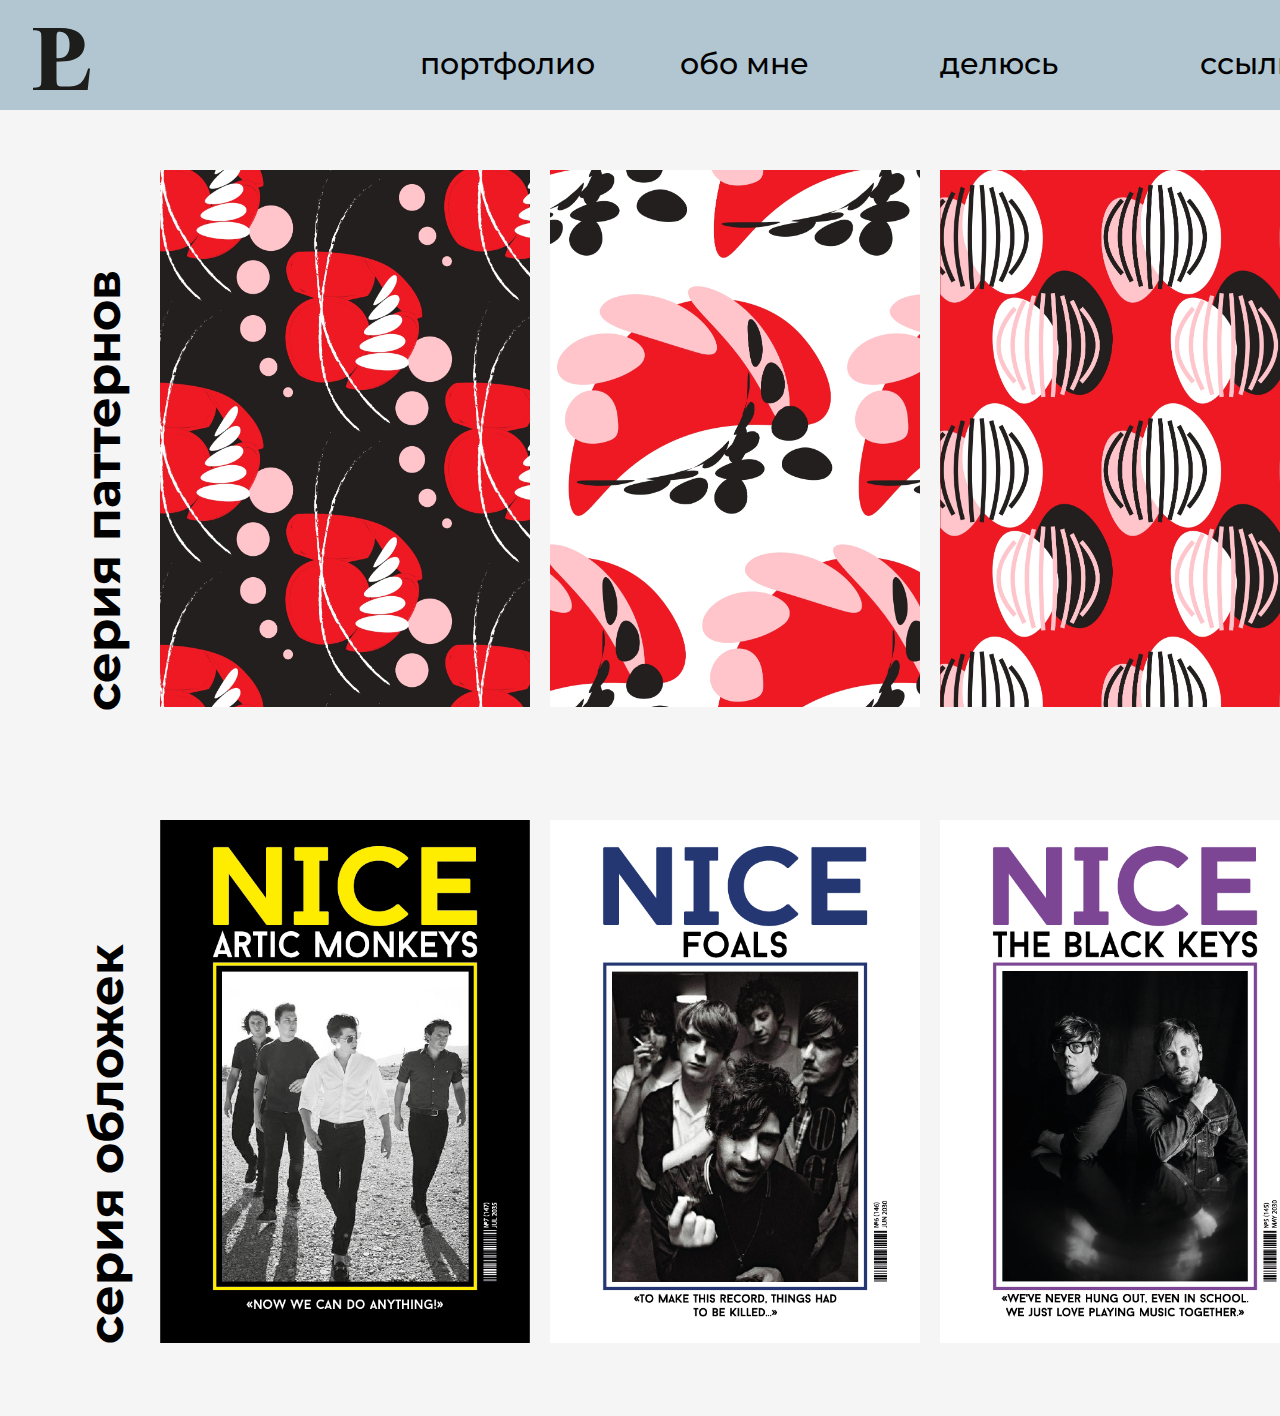
<file: portfolio.html>
<html>

<head>
    <title>
        портфолио
    </title>
    <link href="styles.css" rel="stylesheet">
    <link href="https://fonts.googleapis.com/css2?family=Montserrat:wght@500&display=swap" rel="stylesheet">
</head>

<body>
    <style>
        body {
            height: 1400px;
            background-color: whitesmoke;
        }

        .first-row {
            position: absolute;
            width: 370px;
            height: 537px;
            top: 170px;
        }

        .second-row {
            position: absolute;
            width: 370px;
            height: 523px;
            left: 160px;
            top: 820px;
        }

        .header-left-first {
            position: absolute;
            width: 537px;
            height: 90px;
            left: -150px;
            top: 397px;
            font-family: Montserrat;
            font-style: normal;
            font-weight: bold;
            font-size: 48px;
            line-height: 59px;
            transform: rotate(-90deg);
        }

        .header-left-second {
            position: absolute;
            width: 523px;
            height: 110px;
            left: -130px;
            top: 1027px;
            font-family: Montserrat;
            font-style: normal;
            font-weight: bold;
            font-size: 48px;
            line-height: 59px;
            transform: rotate(-90deg);
        }
    </style>
    <div class="menu">
        <div class="logo"><a href="index.html"><img src=imgs/loginovap.svg></a></div>
        <div class="menu-buttons" style="left: 420px"><a href="portfolio.html">портфолио</a> </div>
        <div class="menu-buttons" style="left: 680px;"> <a href="abme.html">обо мне</a> </div>
        <div class="menu-buttons" style="left: 940px;"><a href="share.html">делюсь</a>  </div>
        <div class="menu-buttons" style="left: 1200px;"> ссылки </div>
    </div>

    <div class="header-left-first">серия паттернов</div>
    <img class="first-row" style="left: 160px;" src="imgs/p2.jpg">
    <img class="first-row" style="left: 550px;" src="imgs/p4.jpg">
    <img class="first-row" style="left: 940px;" src="imgs/p5.jpg">
    <div class="header-left-second">серия обложек</div>
    <img class="second-row" style="left: 160px;" src="imgs/p10.png">
    <img class="second-row" style="left: 550px;" src="imgs/p9.png">
    <img class="second-row" style="left: 940px;" src="imgs/p11.png">
</body>

</html>
</file>
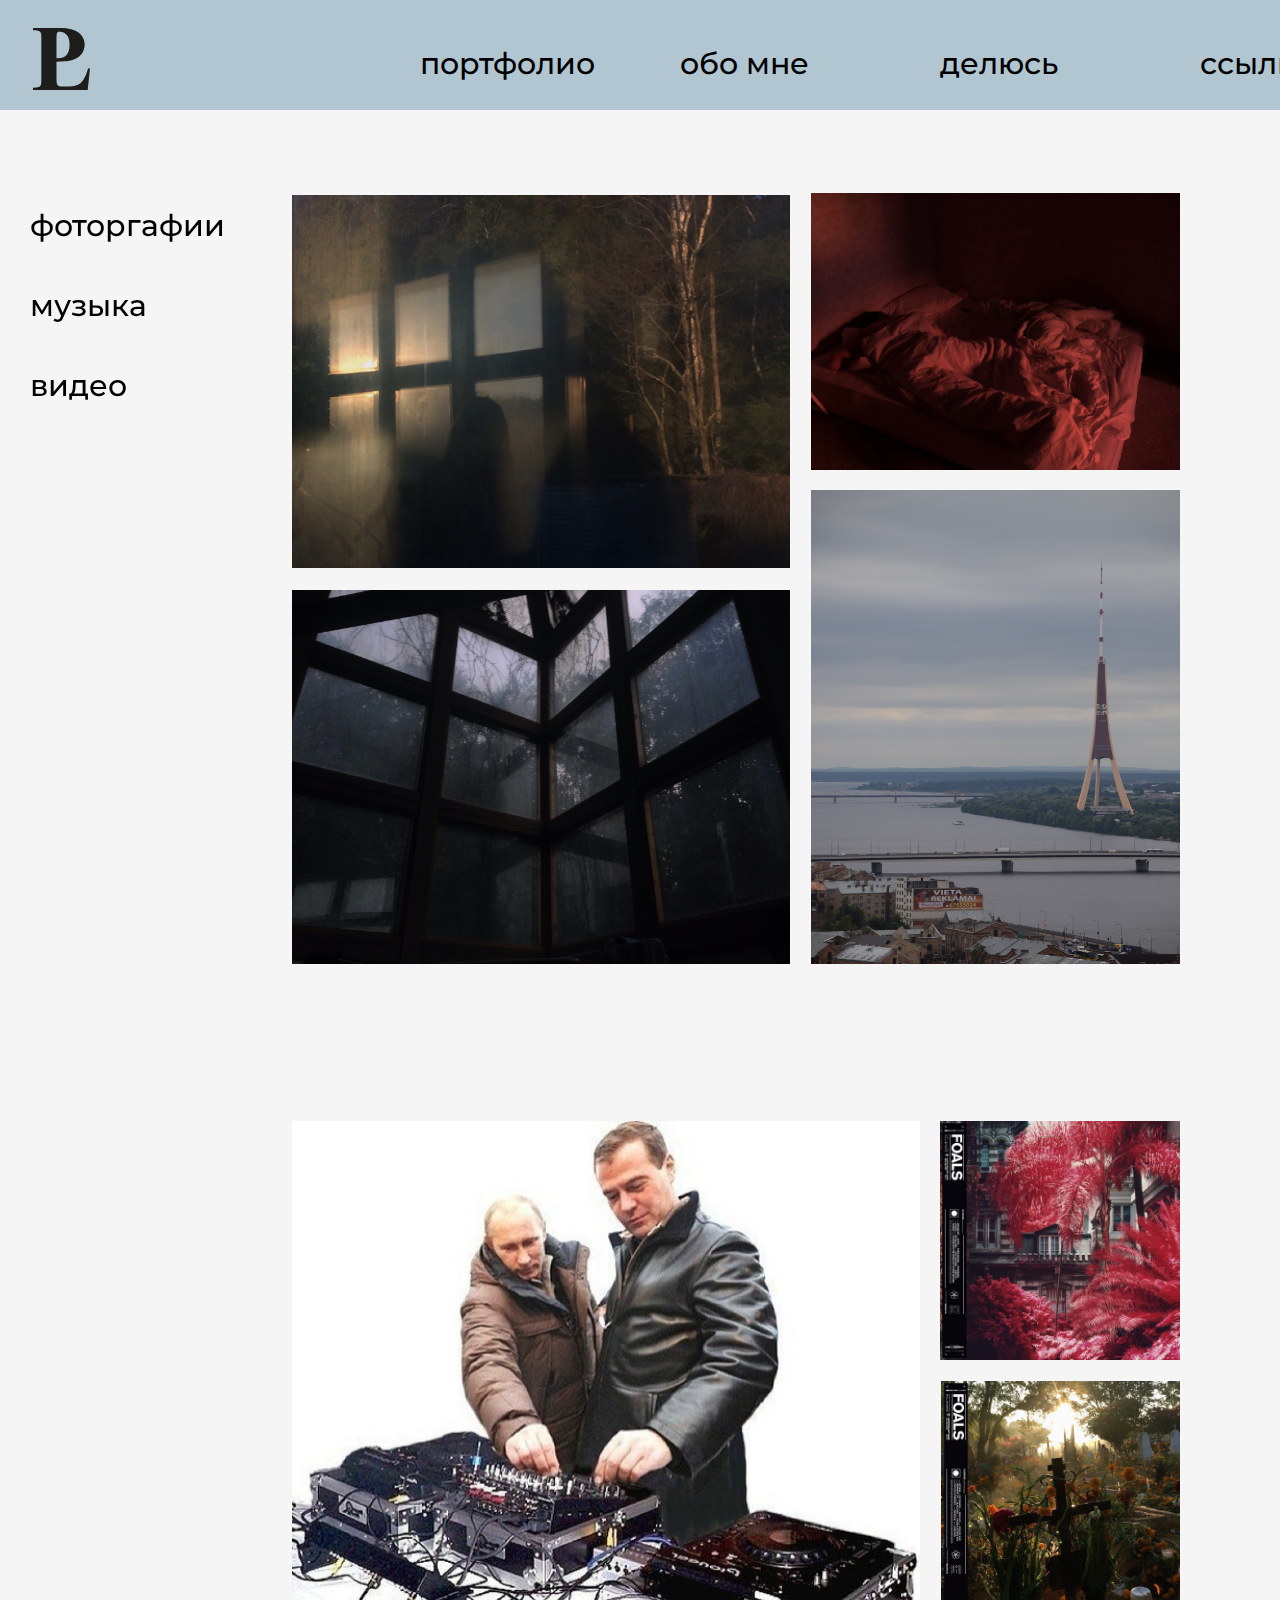
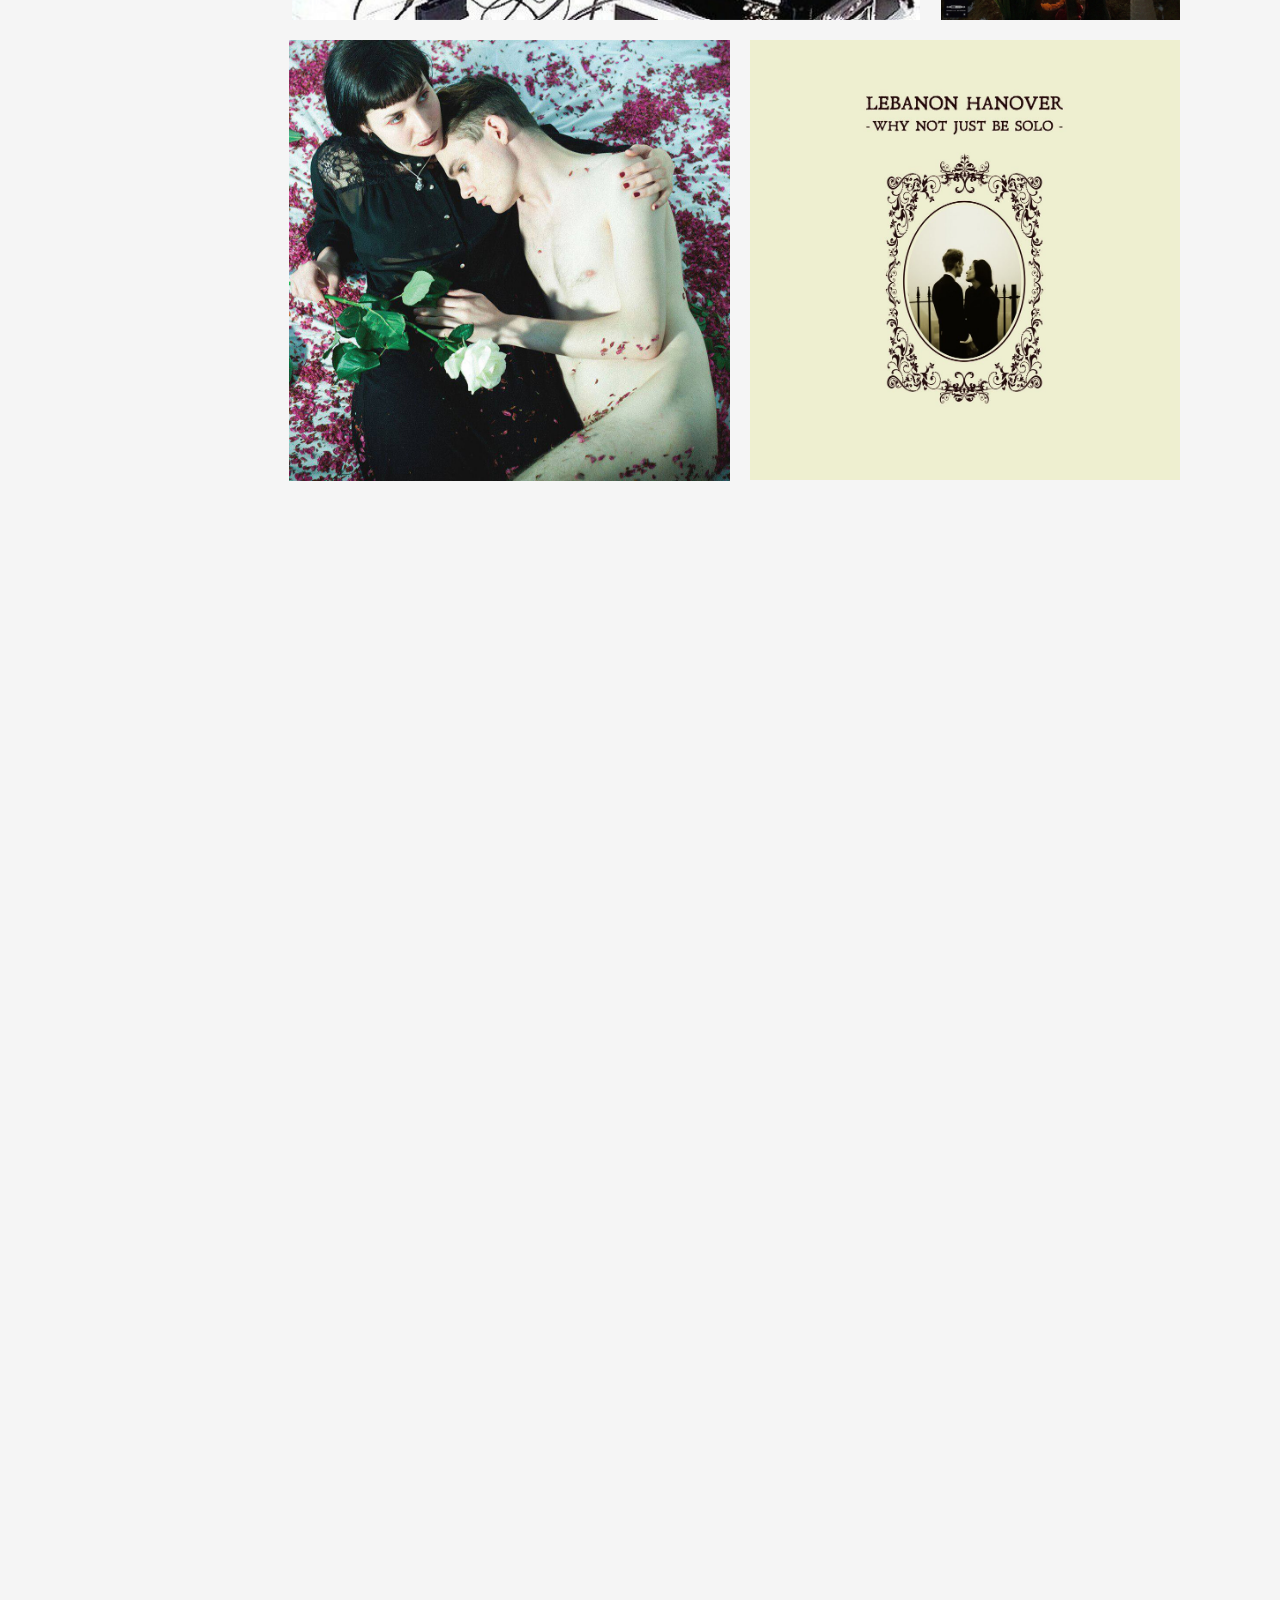
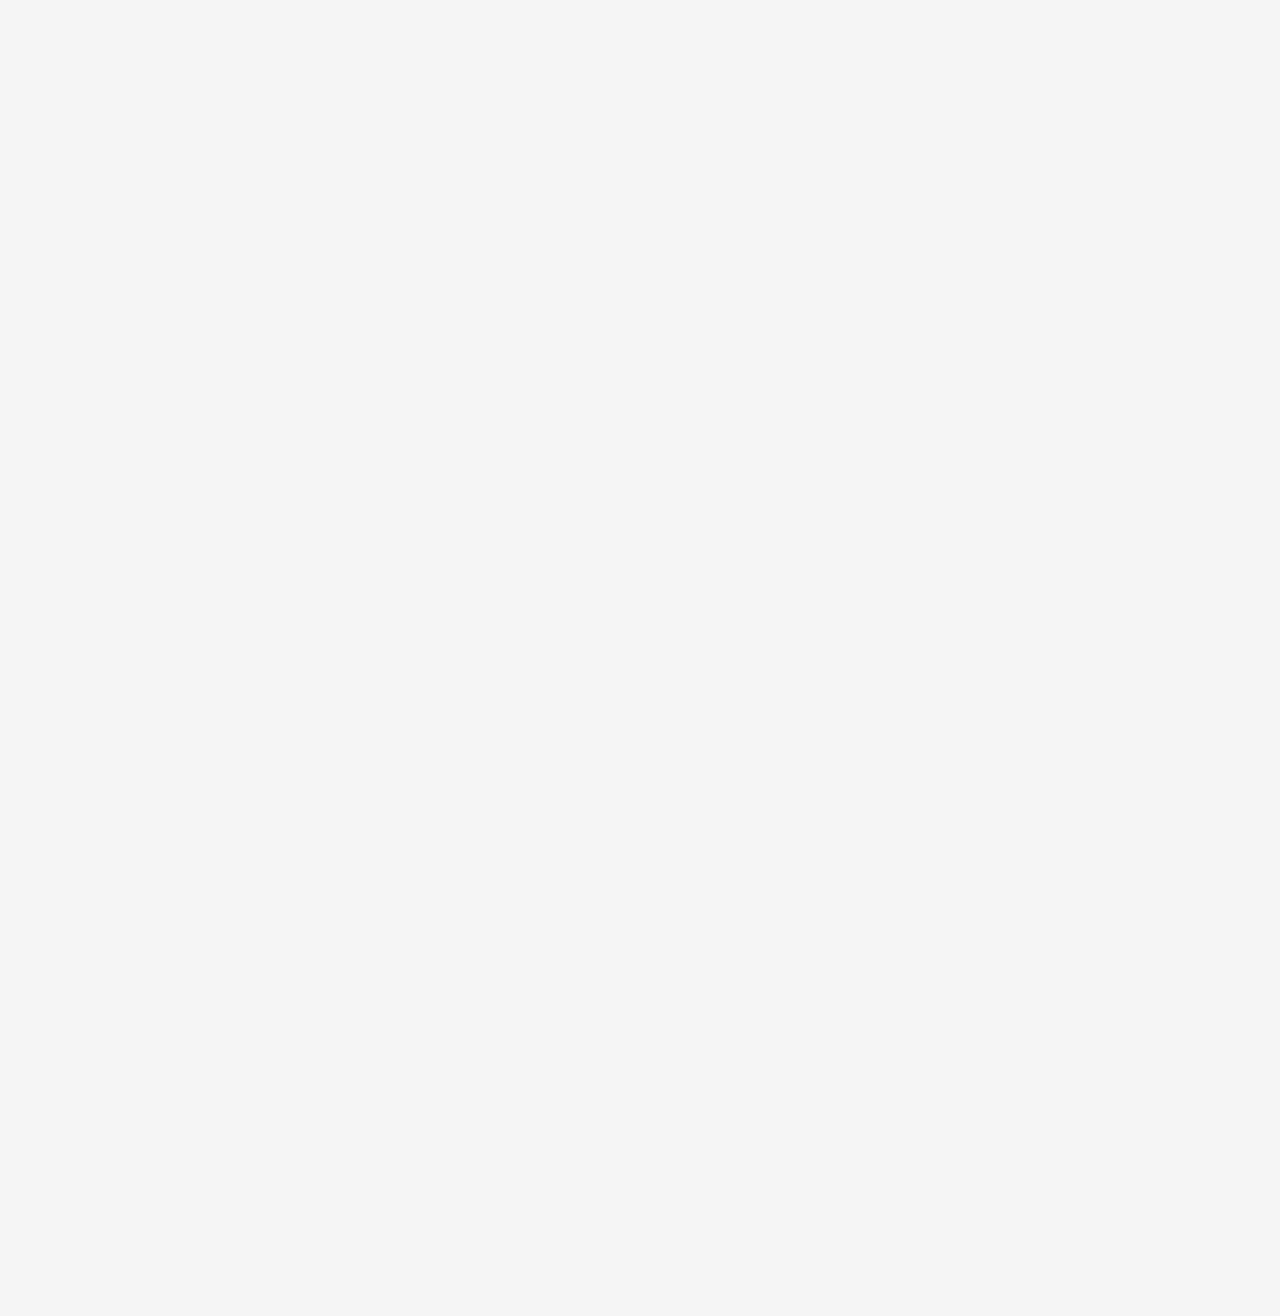
<file: share.html>
<html>

<head>
    <title>
        делюсь
    </title>
    <link href="styles.css" rel="stylesheet">
    <link href="https://fonts.googleapis.com/css2?family=Montserrat:wght@500&display=swap" rel="stylesheet">
</head>

<body>
    <style>
        body {
            background-color: whitesmoke;
            height: 4500px;
        }

        .menu-left {
            position: fixed;
            width: 440px;
            height: 50px;
            left: 30px;
            top: 200px;

            font-family: Montserrat;
            font-style: normal;
            font-weight: 500;
            font-size: 30px;
            line-height: 37px;
            display: flex;
            align-items: center;
        }

        .pic1 {

            position: absolute;
            width: 498px;
            height: 374px;
            left: 292px;
            top: 590px;
        }

        .pic2 {
            position: absolute;
            width: 498px;
            height: 373px;
            left: 292px;
            top: 195px;
        }

        .pic3 {
            position: absolute;
            width: 369px;
            height: 277px;
            left: 811px;
            top: 193px;
        }

        .pic4 {
            position: absolute;
            width: 369px;
            height: 474px;
            left: 811px;
            top: 490px;
        }

        .pic5 {
            position: absolute;
            width: 628px;
            height: 499px;
            left: 292px;
            top: 1121px;
        }

        .pic6 {
            position: absolute;
            width: 240px;
            height: 239px;
            left: 940px;
            top: 1121px;
        }

        .pic7 {
            position: absolute;
            width: 239px;
            height: 239px;
            left: 941px;
            top: 1381px;

        }

        .pic8 {
            position: absolute;
            width: 441px;
            height: 441px;
            left: 289px;
            top: 1640px;
        }

        .pic9 {
            position: absolute;
            width: 430px;
            height: 440px;
            left: 750px;
            top: 1640px;

        }

        .video1 {
            position: absolute;
            width: 890px;
            height: 470px;
            left: 290px;
            top: 2270px;
        }

        .video2 {
            position: absolute;
            width: 890px;
            height: 470px;
            left: 290px;
            top: 2770px;
        }

        a:hover {
            opacity: 80%;
        }
    </style>
    <div class="menu">
        <div class="logo"><a href="index.html"><img src=imgs/loginovap.svg></a></div>
        <div class="menu-buttons" style="left: 420px"><a href="portfolio.html">портфолио</a> </div>
        <div class="menu-buttons" style="left: 680px;"> <a href="abme.html">обо мне</a> </div>
        <div class="menu-buttons" style="left: 940px;"><a href="share.html">делюсь</a> </div>
        <div class="menu-buttons" style="left: 1200px;"> ссылки </div>
    </div>
    <div class="menu-left"><a href="#photo">фоторгафии</a></div>
    <div class="menu-left" style="top: 280px;"><a href="#music">музыка</a></div>
    <div class="menu-left" style="top: 360px;"><a href="#video">видео</a></div>
    <a id="photo"><img class="pic1" src="imgs/p12.JPG"></a>
    <img class="pic1" src="imgs/p12.JPG">
    <img class="pic2" src="imgs/p13.JPG">
    <img class="pic3" src="imgs/p14.JPG">
    <img class="pic4" src="imgs/p21.JPG">
    <a href="https://music.apple.com/ru/playlist/%D0%B3%D1%83%D0%B4-%D0%BC%D1%83%D0%B4/pl.u-vxy693XCzy31mRx?l=en">
        <img id="music" class="pic5" src="imgs/p16.jpg"></a>
    <a href="https://music.apple.com/ru/album/everything-not-saved-will-be-lost-part-1/1449154453?l=en">
        <img class="pic6" src="imgs/p18.jpg"></a>
    <a href="https://music.apple.com/ru/album/everything-not-saved-will-be-lost-part-2/1474078530?l=en">
        <img class="pic7" src="imgs/p17.jpeg"></a>
    <a href="https://music.apple.com/ru/album/tomb-for-two/792078902?l=en">
        <img class="pic8" src="imgs/p19.jpg"></a>
    <a href="https://music.apple.com/ru/album/why-not-just-be-solo/792073884?l=en">
        <img class="pic9" src="imgs/p20.jpg"></a>
        <iframe id="video" class="video1" src="//vk.com/video_ext.php?oid=124492398&id=456239056&hash=5a819f4b3443c608&hd=1" width="890" height="470" frameborder="0" allowfullscreen> </iframe>
     
</body>
        </html>
</file>
<file: styles.css>
.menu {
    position: absolute;
    width: 100%;
    height: 110px;
    top: 0px;
    left: 0px;
    background: #B2C6D1;
}

.menu-buttons {
    position: absolute;
    width: 240px;
    height: 70px;
    top: 28px;
    font-family: Montserrat;
    font-style: normal;
    font-weight: 500;
    font-size: 30px;
    line-height: 37px;
    display: flex;
    align-items: center;
    text-align: center;
    color: #000000;
}



.logo {
    position: absolute;
    width: 57px;
    height: 63px;
    left: 33px;
    top: 28px;

}
:hover{
    border-style: solid;
    border-color: black;
   padding: 5px;
    
}
:link{
    text-decoration: none;
    color: black;
    
}
a:visited{
    color: black;
}
</file>
